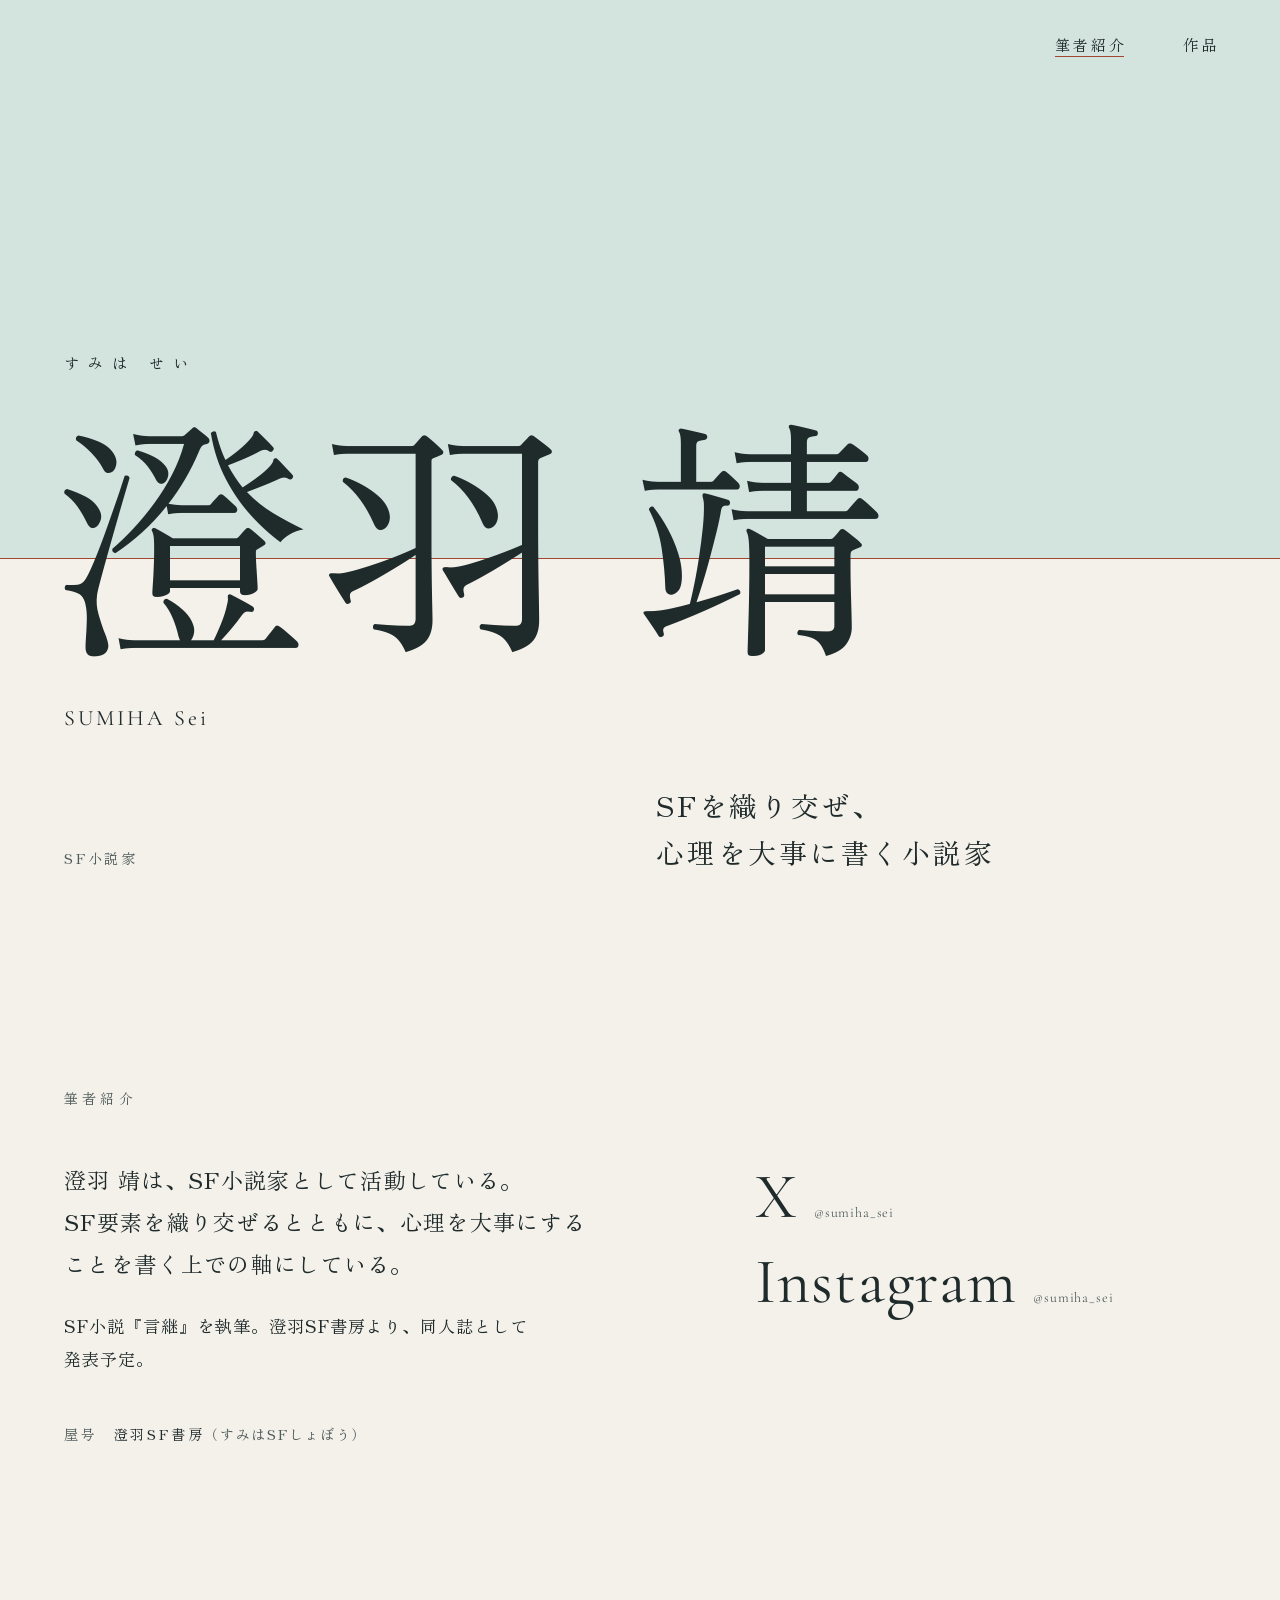
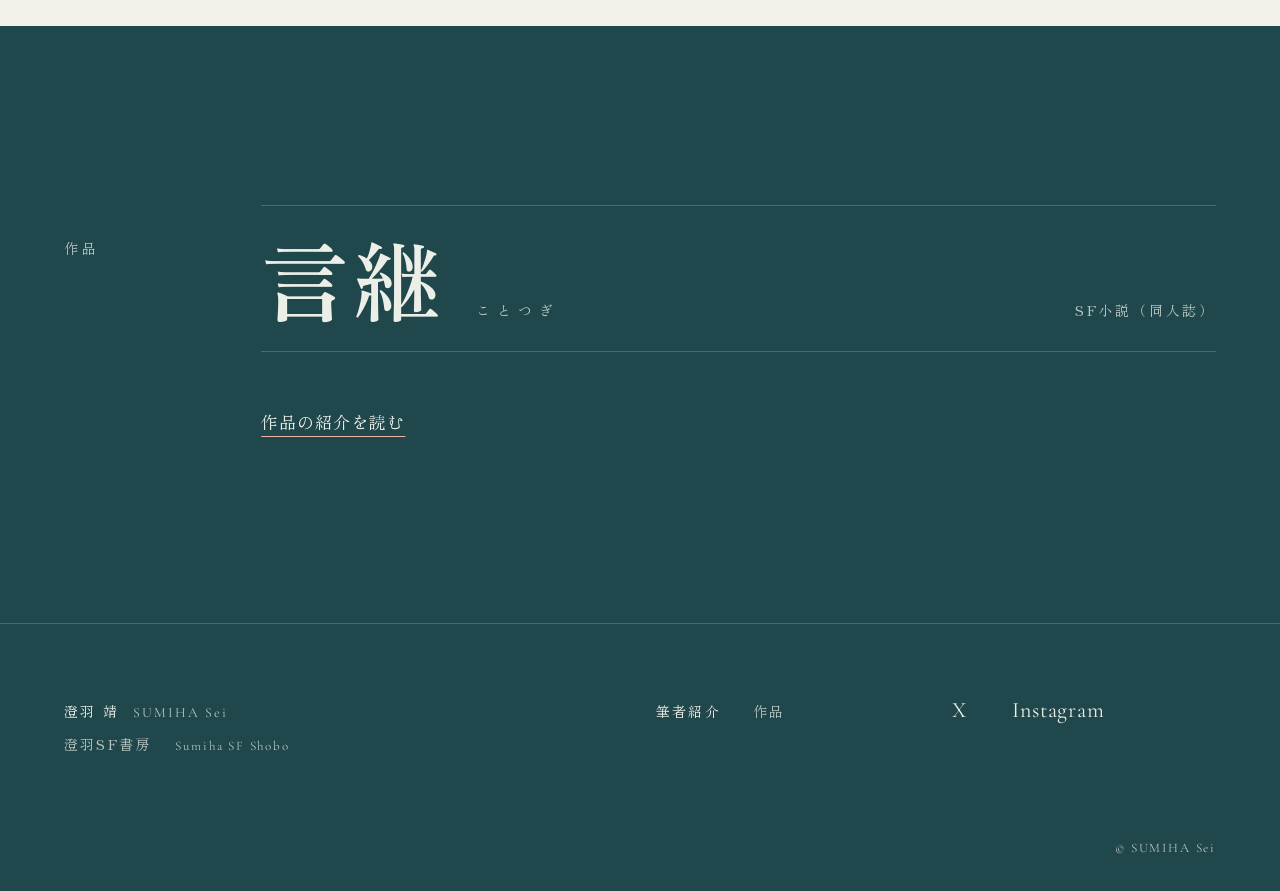
<file: index.html>
<!doctype html>
<html lang="ja">
<head>
<meta charset="utf-8">
<meta name="viewport" content="width=device-width, initial-scale=1">
<title>澄羽 靖（すみは せい）｜SF小説家</title>
<meta name="description" content="SF小説家・澄羽 靖（すみは せい）と、澄羽SF書房のサイト。SF小説『言継』の紹介と、X・Instagramへのリンク。">

<meta name="theme-color" content="#d3e3de">
<link rel="canonical" href="https://sumihasei.jp/">
<meta property="og:type" content="profile">
<meta property="og:title" content="澄羽 靖（すみは せい）｜SF小説家">
<meta property="og:description" content="SF小説家・澄羽 靖（すみは せい）と、澄羽SF書房のサイト。SF小説『言継』の紹介と、X・Instagramへのリンク。">
<meta property="og:url" content="https://sumihasei.jp/">
<meta property="og:site_name" content="澄羽 靖｜澄羽SF書房">
<meta property="og:image" content="https://sumihasei.jp/assets/og.png?v=c363a3dc">
<meta property="og:image:type" content="image/png">
<meta property="og:image:width" content="1200">
<meta property="og:image:height" content="630">
<meta property="og:image:alt" content="澄羽 靖（すみは せい）｜SFを織り交ぜ、心理を大事に書く小説家">
<meta property="og:locale" content="ja_JP">
<meta name="twitter:card" content="summary_large_image">
<meta name="twitter:title" content="澄羽 靖（すみは せい）｜SF小説家">
<meta name="twitter:description" content="SF小説家・澄羽 靖（すみは せい）と、澄羽SF書房のサイト。SF小説『言継』の紹介と、X・Instagramへのリンク。">
<meta name="twitter:image" content="https://sumihasei.jp/assets/og.png?v=c363a3dc">
<meta name="twitter:image:alt" content="澄羽 靖（すみは せい）｜SFを織り交ぜ、心理を大事に書く小説家">
<meta name="twitter:site" content="@sumiha_sei">
<meta name="twitter:creator" content="@sumiha_sei">
<link rel="icon" href="assets/favicon.svg?v=9b0ea6f9" type="image/svg+xml">
<link rel="preconnect" href="https://fonts.googleapis.com">
<link rel="preconnect" href="https://fonts.gstatic.com" crossorigin>
<link href="https://fonts.googleapis.com/css2?family=Cormorant+Garamond:ital,wght@0,400;1,400&family=Zen+Old+Mincho:wght@400;600&display=swap" rel="stylesheet">
<link rel="stylesheet" href="assets/css/tokens.css?v=615a6758">
<link rel="stylesheet" href="assets/css/main.css?v=5a6e40ea">
<script>document.documentElement.classList.add('js')</script>
<script type="module" src="assets/js/main.js?v=f81f66f9"></script>
<script type="application/ld+json">{"@context":"https://schema.org","@type":"Person","name":"澄羽 靖","alternateName":["すみは せい","SUMIHA Sei"],"jobTitle":"SF小説家","url":"https://sumihasei.jp/","sameAs":["https://x.com/sumiha_sei","https://www.instagram.com/sumiha_sei/"],"brand":{"@type":"Organization","name":"澄羽SF書房","alternateName":["Sumiha SF Shobo","すみはSFしょぼう"]}}</script>
</head>
<body class="page-index">

<a class="skip" href="#main">本文へ</a>
<header class="site-header">
  <div class="site-header__inner wrap">
    
    <nav class="gnav" aria-label="サイト内">
      <ul><li><a href="index.html" aria-current="page">筆者紹介</a></li><li><a href="works.html">作品</a></li></ul>
    </nav>
  </div>
</header>

<main id="main">
  
<section class="fv" aria-labelledby="name">
  <div class="fv__sky" aria-hidden="true"></div>
  <div class="fv__line" aria-hidden="true"></div>
  <div class="fv__namebox">
    <p class="fv__kana">すみは せい</p>
    <h1 class="fv__name" id="name">澄羽<span class="fv__sp"></span>靖</h1>
    <p class="fv__en" lang="en">SUMIHA Sei</p>
  </div>
  <div class="fv__lower wrap">
    <p class="fv__tag"><span class="fv__seg">SFを織り交ぜ、</span><span class="fv__seg">心理を大事に書く小説家</span></p>
    <div class="fv__foot">
      
      <p class="fv__role">SF小説家</p>
    </div>
  </div>
</section>
  
<section class="about wrap grid" aria-labelledby="about-h">
  <h2 class="label" id="about-h">筆者紹介</h2>
  <div class="about__bio reveal" style="--i:0">
    <p class="about__lead">澄羽 靖は、SF小説家として活動している。SF要素を織り交ぜるとともに、心理を大事にすることを書く上での軸にしている。</p>
    <p>SF小説『言継』を執筆。澄羽SF書房より、同人誌として発表予定。</p>
    <p class="about__imprint"><span class="about__imprint-label">屋号</span>澄羽SF書房<span class="about__imprint-kana">（すみはSFしょぼう）</span></p>
  </div>
  <ul class="about__links reveal" style="--i:1"><li><a href="https://x.com/sumiha_sei" target="_blank" rel="noopener noreferrer"><span class="about__name" lang="en">X</span><small lang="en">@sumiha_sei</small><span class="vh">（新しいタブで開きます）</span></a></li><li><a href="https://www.instagram.com/sumiha_sei/" target="_blank" rel="noopener noreferrer"><span class="about__name" lang="en">Instagram</span><small lang="en">@sumiha_sei</small><span class="vh">（新しいタブで開きます）</span></a></li></ul>
</section>
  
<section class="shore on-sea" aria-labelledby="shore-h">
  <div class="wrap grid shore__grid">
    <h2 class="label label--sea" id="shore-h">作品</h2>
    <ol class="shore__list">
      <li class="reveal" style="--i:0"><a href="works.html#work-01">
        <span class="shore__title">言継</span>
        <span class="shore__reading">ことつぎ</span>
        <span class="shore__kind">SF小説（同人誌）</span>
      </a></li>
    </ol>
    <p class="shore__more"><a href="works.html">作品の紹介を読む</a></p>
  </div>
</section>
</main>

<footer class="site-footer">
  <div class="wrap grid site-footer__grid">
    <div class="site-footer__name">
      <p><span class="site-footer__ja">澄羽 靖</span> <span lang="en">SUMIHA Sei</span></p>
      <p class="site-footer__imprint"><span class="site-footer__ja">澄羽SF書房</span><span class="site-footer__kana" lang="en">Sumiha SF Shobo</span></p>
    </div>
    <nav class="site-footer__nav" aria-label="フッター">
      <ul><li><a href="index.html" aria-current="page">筆者紹介</a></li><li><a href="works.html">作品</a></li></ul>
    </nav>
    <ul class="site-footer__links"><li><a href="https://x.com/sumiha_sei" target="_blank" rel="noopener noreferrer"><span lang="en">X</span><span class="vh">（新しいタブで開きます）</span></a></li><li><a href="https://www.instagram.com/sumiha_sei/" target="_blank" rel="noopener noreferrer"><span lang="en">Instagram</span><span class="vh">（新しいタブで開きます）</span></a></li></ul>
    <p class="site-footer__copy" lang="en">© SUMIHA Sei</p>
  </div>
</footer>
</body>
</html>
</file>
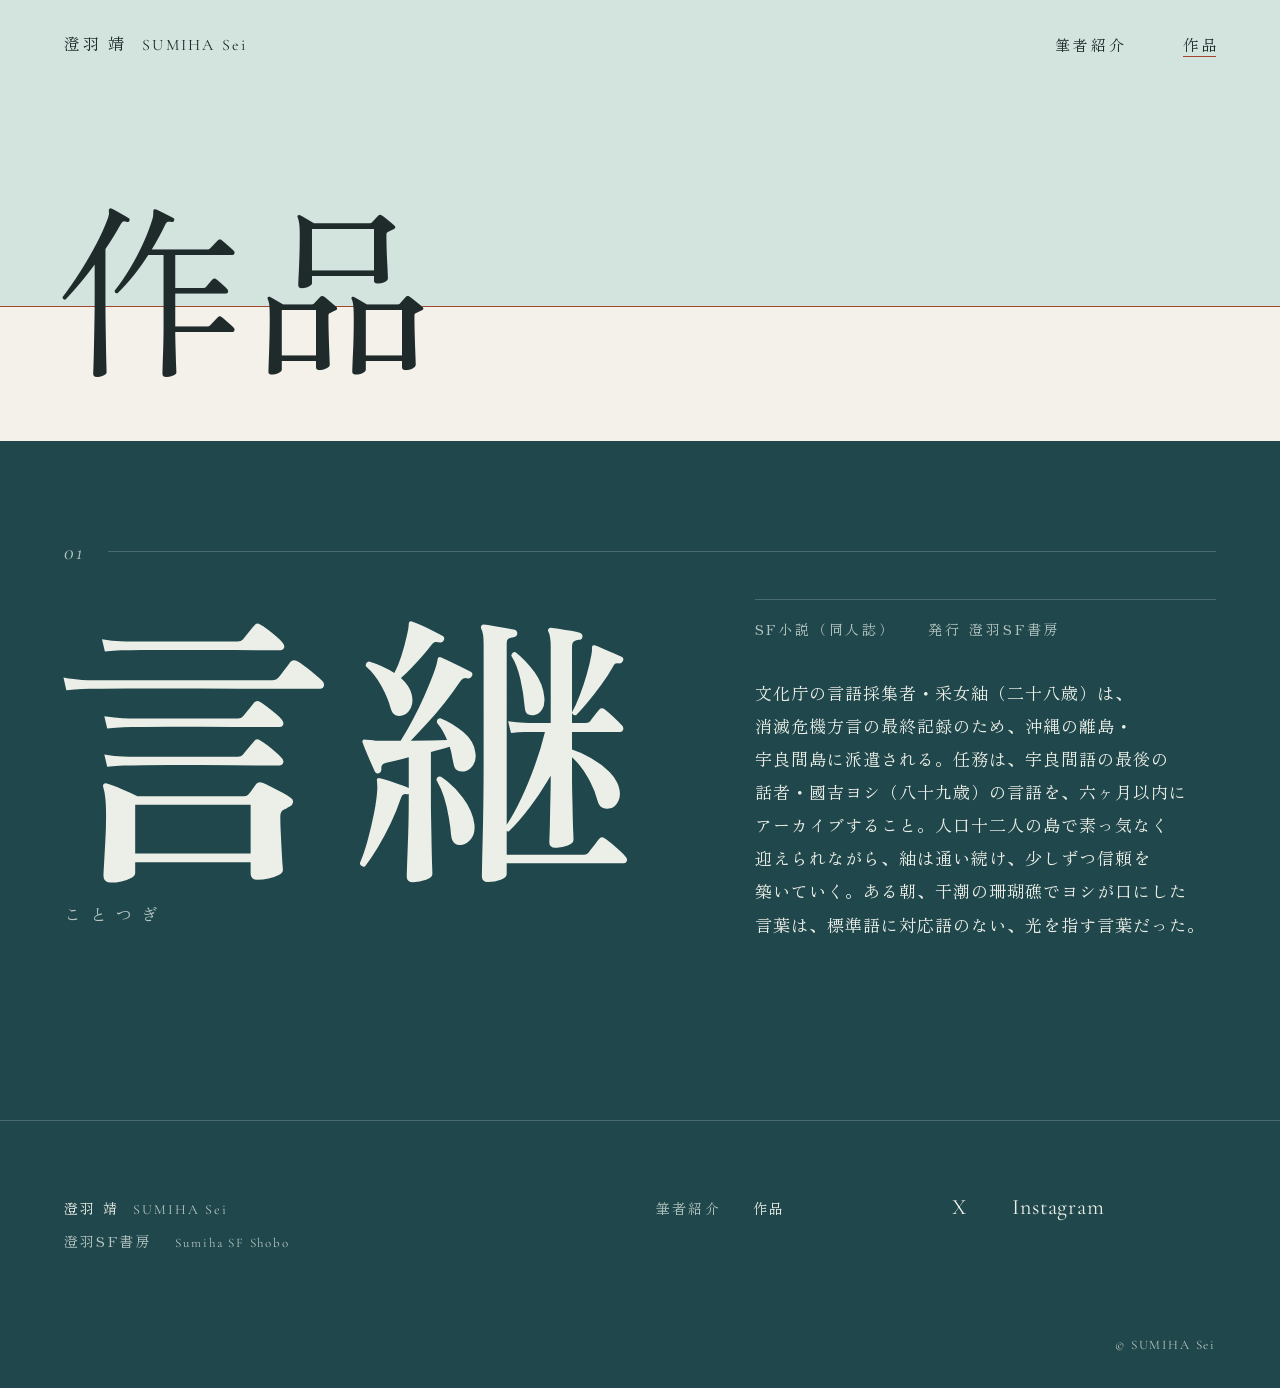
<file: works.html>
<!doctype html>
<html lang="ja">
<head>
<meta charset="utf-8">
<meta name="viewport" content="width=device-width, initial-scale=1">
<title>作品｜澄羽 靖（すみは せい）</title>
<meta name="description" content="澄羽 靖（すみは せい）の作品。『言継』。">

<meta name="theme-color" content="#d3e3de">
<link rel="canonical" href="https://sumihasei.jp/works.html">
<meta property="og:type" content="website">
<meta property="og:title" content="作品｜澄羽 靖（すみは せい）">
<meta property="og:description" content="澄羽 靖（すみは せい）の作品。『言継』。">
<meta property="og:url" content="https://sumihasei.jp/works.html">
<meta property="og:site_name" content="澄羽 靖｜澄羽SF書房">
<meta property="og:image" content="https://sumihasei.jp/assets/og.png?v=c363a3dc">
<meta property="og:image:type" content="image/png">
<meta property="og:image:width" content="1200">
<meta property="og:image:height" content="630">
<meta property="og:image:alt" content="澄羽 靖（すみは せい）｜SFを織り交ぜ、心理を大事に書く小説家">
<meta property="og:locale" content="ja_JP">
<meta name="twitter:card" content="summary_large_image">
<meta name="twitter:title" content="作品｜澄羽 靖（すみは せい）">
<meta name="twitter:description" content="澄羽 靖（すみは せい）の作品。『言継』。">
<meta name="twitter:image" content="https://sumihasei.jp/assets/og.png?v=c363a3dc">
<meta name="twitter:image:alt" content="澄羽 靖（すみは せい）｜SFを織り交ぜ、心理を大事に書く小説家">
<meta name="twitter:site" content="@sumiha_sei">
<meta name="twitter:creator" content="@sumiha_sei">
<link rel="icon" href="assets/favicon.svg?v=9b0ea6f9" type="image/svg+xml">
<link rel="preconnect" href="https://fonts.googleapis.com">
<link rel="preconnect" href="https://fonts.gstatic.com" crossorigin>
<link href="https://fonts.googleapis.com/css2?family=Cormorant+Garamond:ital,wght@0,400;1,400&family=Zen+Old+Mincho:wght@400;600&display=swap" rel="stylesheet">
<link rel="stylesheet" href="assets/css/tokens.css?v=615a6758">
<link rel="stylesheet" href="assets/css/main.css?v=5a6e40ea">
<script>document.documentElement.classList.add('js')</script>
<script type="module" src="assets/js/main.js?v=f81f66f9"></script>

</head>
<body class="page-works">

<a class="skip" href="#main">本文へ</a>
<header class="site-header">
  <div class="site-header__inner wrap">
    <a class="brand" href="index.html">
      <span class="brand__ja">澄羽 靖</span>
      <span class="brand__en" lang="en">SUMIHA Sei</span>
    </a>
    <nav class="gnav" aria-label="サイト内">
      <ul><li><a href="index.html">筆者紹介</a></li><li><a href="works.html" aria-current="page">作品</a></li></ul>
    </nav>
  </div>
</header>

<main id="main">
  <section class="ph ph--bare" aria-labelledby="ph-h">
    <div class="ph__sky" aria-hidden="true"></div>
    <div class="ph__line" aria-hidden="true"></div>
    <h1 class="ph__title" id="ph-h">作品</h1>
    <div class="ph__sand wrap grid">
      
    </div>
  </section>
  <section class="works on-sea" aria-label="作品一覧">
    <ol class="works__list wrap">
    <li class="work" id="work-01" data-len="2" data-size="xl">
      <article class="work__grid grid" aria-labelledby="work-01-t">
        <p class="work__no" lang="en">01</p>
        
        <div class="work__head">
          <h2 class="work__title" id="work-01-t">言継</h2>
          <p class="work__reading">ことつぎ</p>
        </div>
        <div class="work__body">
          <p class="work__meta"><span>SF小説（同人誌）</span><span class="work__pub"><span class="work__pub-label">発行</span>澄羽SF書房</span></p>
          <div class="work__desc"><p>文化庁の言語採集者・采女紬<span class="nw">（二十八歳）は、</span>消滅危機方言の最終記録のため、沖縄の離島・宇良間島に派遣される。任務は、宇良間語の最後の話者・國吉ヨシ<span class="nw">（八十九歳）の</span>言語を、六ヶ月以内にアーカイブすること。人口十二人の島で素っ気なく迎えられながら、紬は通い続け、少しずつ信頼を築いていく。ある朝、干潮の珊瑚礁でヨシが口にした言葉は、標準語に対応語のない、光を指す言葉だった。</p></div>
          
        </div>
      </article>
    </li></ol>
  </section>
</main>

<footer class="site-footer">
  <div class="wrap grid site-footer__grid">
    <div class="site-footer__name">
      <p><span class="site-footer__ja">澄羽 靖</span> <span lang="en">SUMIHA Sei</span></p>
      <p class="site-footer__imprint"><span class="site-footer__ja">澄羽SF書房</span><span class="site-footer__kana" lang="en">Sumiha SF Shobo</span></p>
    </div>
    <nav class="site-footer__nav" aria-label="フッター">
      <ul><li><a href="index.html">筆者紹介</a></li><li><a href="works.html" aria-current="page">作品</a></li></ul>
    </nav>
    <ul class="site-footer__links"><li><a href="https://x.com/sumiha_sei" target="_blank" rel="noopener noreferrer"><span lang="en">X</span><span class="vh">（新しいタブで開きます）</span></a></li><li><a href="https://www.instagram.com/sumiha_sei/" target="_blank" rel="noopener noreferrer"><span lang="en">Instagram</span><span class="vh">（新しいタブで開きます）</span></a></li></ul>
    <p class="site-footer__copy" lang="en">© SUMIHA Sei</p>
  </div>
</footer>
</body>
</html>
</file>
<file: assets/css/tokens.css>
/* デザイントークン。design/direction.md の値をそのまま。以降の CSS はここを参照する。 */
:root {
  color-scheme: light;

  /* ---- 色 ---- */
  --color-sky:            #d3e3de; /* 空。各ページ冒頭の帯 */
  --color-bg:             #f4f1ea; /* 白砂。筆者紹介と404の地 */
  --color-sea:            #20474b; /* 潮。作品の面とフッター */
  --color-ink:            #1f2a2b; /* 墨。本文・名前 */
  --color-muted:          #4f5b5b; /* 鼠。ラベル・補足 */
  --color-line:           #9fb3ae; /* 罫（白砂の上） */
  --color-accent:         #a2472f; /* 珊瑚。水平線1本・現在ページの下線・リンクの下線と hover だけ */
  --color-on-sea:         #ecefe8; /* 潮の上の文字 */
  --color-on-sea-muted:   #b5c6c2; /* 潮の上のラベル・読み */
  --color-line-on-sea:    #4a6b6d; /* 潮の上の罫 */
  --color-accent-on-sea:  #f0b39f; /* 潮の上の珊瑚（下線・hover・focus） */

  /* ---- 書体 ---- */
  --font-ja: "Zen Old Mincho", serif;
  --font-en: "Cormorant Garamond", "Zen Old Mincho", serif;

  /* ---- 文字サイズ（比率はおよそ 1.333。これ以外のサイズを増やさない） ---- */
  --fs-xs:        0.8125rem;                                  /* 13px フッターの小さい字 */
  --fs-sm:        0.875rem;                                   /* 14px ラベル・種類・ハンドル */
  --fs-nav:       0.9375rem;                                  /* 15px ナビ・ルビ（かな） */
  --fs-base:      clamp(1rem, 0.97rem + 0.15vw, 1.0625rem);   /* 16→17px 本文 */
  --fs-lead:      clamp(1.125rem, 1.02rem + 0.45vw, 1.375rem);/* 18→22px 紹介文の1段落目・欧文名 */
  --fs-tag:       clamp(1.25rem, 1.05rem + 0.85vw, 1.875rem); /* 20→30px 一言（tagline） */
  --fs-link:      clamp(2.25rem, 1.6rem + 3vw, 4rem);         /* 36→64px 外部リンク（欧文） */
  --fs-display-m: clamp(2.5rem, 1.5rem + 5vw, 6rem);          /* 44→96px トップの作品名・長い作品名 */
  --fs-display-l: clamp(4rem, 2rem + 12vw, 12rem);            /* 79→192px 作品ページの「作品」 */
  --fs-title-l:   clamp(3rem, 0.5rem + 10vw, 10rem);          /* 作品名 4〜6字 */
  --fs-title-xl:  clamp(5rem, 26vw, 18rem);                   /* 作品名 1〜3字（「言継」） */
  --fs-name:      clamp(5.25rem, 27vw, 16rem);                /* 105→256px ファーストビューの名前 */

  /* ---- 行間・字間 ---- */
  --lh-body: 1.95;
  --lh-lead: 1.9;
  --lh-tag: 1.7;
  --lh-tight: 1;
  --ls-body: 0.06em;
  --ls-tag: 0.1em;
  --ls-label: 0.3em;
  --ls-nav: 0.2em;
  --ls-kana: 0.6em;
  --ls-reading: 0.5em;
  --ls-en: 0.14em;   /* SUMIHA Sei など欧文の小さい組み */

  /* ---- 余白（8px 基準） ---- */
  --space-1: 0.5rem;
  --space-2: 1rem;
  --space-3: 1.5rem;
  --space-4: 2rem;
  --space-5: 3rem;
  --space-6: 4rem;
  --space-7: 6rem;
  --space-8: 8rem;
  --space-9: 12rem;
  --section: clamp(6rem, 14vw, 12rem);
  --gutter: clamp(1.25rem, 5vw, 6rem);     /* 390→20px / 768→38px / 1440→72px */

  /* ---- グリッド ---- */
  --cols: 4;  --gap: 1rem;                 /* 〜767px */
  --max: 1680px;                           /* 中身の最大幅（色面は常に画面幅いっぱい） */

  /* ---- 水平線の高さ ---- */
  --horizon: max(58svh, 22rem);            /* index のファーストビュー */
  --horizon-page: clamp(13rem, 34svh, 20rem); /* works / 404 の帯 */

  /* ---- ヘッダー ---- */
  --header-h: 4rem;                        /* 64px */

  /* ---- 罫 ---- */
  --rule: 1px;

  /* ---- 動き ---- */
  --ease: cubic-bezier(.2, .7, .1, 1);
  --dur-1: 300ms;   /* 色 */
  --dur-2: 500ms;   /* 下線 */
  --dur-3: 700ms;   /* スクロール出現 */
  --dur-4: 900ms;   /* 水平線・フェード */
  --dur-5: 1200ms;  /* 空 */
}
@media (min-width: 768px) {
  :root { --cols: 8; --gap: 1.5rem; --header-h: 4.5rem; }
}
@media (min-width: 1080px) {
  :root { --cols: 12; --gap: 2rem; --header-h: 5.5rem; --horizon: max(62svh, 30rem); }
}
</file>
<file: assets/css/main.css>
/* 澄羽 靖 — 潮と光。値はすべて tokens.css を参照する（design/direction.md が正）。
   順：base → layout → components → motion → utilities。スマホから書いて min-width で広げる。 */
@layer base, layout, components, motion, utilities;

/* ================================================================ base */
@layer base {
  *, *::before, *::after { box-sizing: border-box; }
  * { margin: 0; padding: 0; }
  html { background: var(--color-bg); -webkit-text-size-adjust: 100%; text-size-adjust: 100%; }
  body {
    position: relative;
    font-family: var(--font-ja);
    font-size: var(--fs-base);
    line-height: var(--lh-body);
    letter-spacing: var(--ls-body);
    color: var(--color-ink);
    background: var(--color-bg);
    -webkit-font-smoothing: antialiased;
    overflow-x: clip;
  }
  ul, ol { list-style: none; }
  a { color: inherit; }
  img { display: block; max-width: 100%; height: auto; }
  small { font-size: inherit; }
  p { text-wrap: pretty; line-break: strict; }
  h1, h2, h3 {
    font-size: inherit;
    font-weight: 400;
    font-feature-settings: "palt";
    word-break: auto-phrase;
    text-wrap: balance;
  }
  [lang="en"] { font-family: var(--font-en); }

  :focus-visible {
    outline: var(--rule) solid var(--focus, var(--color-accent));
    outline-offset: 6px;
  }
  ::selection { background: var(--color-sky); color: var(--color-ink); }
  .on-sea, .site-footer { --focus: var(--color-accent-on-sea); }
  .on-sea ::selection, .site-footer ::selection { background: var(--color-accent-on-sea); color: var(--color-sea); }
}

/* ================================================================ layout */
@layer layout {
  .wrap { max-width: var(--max); margin-inline: auto; padding-inline: var(--gutter); }
  .grid {
    display: grid;
    grid-template-columns: repeat(var(--cols), minmax(0, 1fr));
    column-gap: var(--gap);
  }
  .grid > * { grid-column: 1 / -1; min-width: 0; }
}

/* ================================================================ components */
@layer components {

  /* ---------- 共通：リンクの下線（左から伸びる） ---------- */
  .gnav a,
  .about__name,
  .site-footer__links a span[lang],
  .site-footer__nav a,
  .shore__title,
  .ph__t {
    background-image: linear-gradient(var(--line-c, var(--color-accent)), var(--line-c, var(--color-accent)));
    background-repeat: no-repeat;
    background-position: left bottom;
    background-size: 0 var(--rule);
    transition: background-size var(--dur-2) var(--ease), color var(--dur-1) var(--ease);
  }

  /* 常時下線のリンク（作品の紹介を読む／作品のページ／404 の戻り先） */
  .shore__more a,
  .work__url a,
  .more-link {
    text-decoration: underline var(--rule) var(--more-c, var(--color-accent));
    text-decoration-thickness: var(--rule);
    text-underline-offset: 0.4em;
    transition: color var(--dur-1) var(--ease);
    display: inline-flex;
    align-items: center;
    min-height: 44px;
  }
  .shore__more a:hover, .work__url a:hover,
  .shore__more a:focus-visible, .work__url a:focus-visible { color: var(--color-accent-on-sea); }
  .more-link:hover, .more-link:focus-visible { color: var(--color-accent); }

  /* ---------- スキップリンク ---------- */
  .skip {
    position: absolute;
    z-index: 20;
    top: var(--space-1);
    left: var(--gutter);
    padding: var(--space-1) var(--space-2);
    font-size: var(--fs-sm);
    line-height: 1.6;
    color: var(--color-ink);
    background: var(--color-bg);
    border: var(--rule) solid var(--color-ink);
    text-decoration: none;
    transform: translateY(calc(-100% - var(--space-4)));
  }
  .skip:focus { transform: none; }

  /* ---------- ヘッダー ---------- */
  .site-header {
    position: absolute;
    inset: 0 0 auto 0;
    z-index: 10;
    height: var(--header-h);
    color: var(--color-ink);
  }
  .site-header__inner { height: 100%; display: flex; align-items: center; }

  .brand {
    display: inline-flex;
    align-items: baseline;
    padding-block: var(--space-1);
    min-height: 44px;
    align-content: center;
    line-height: 1.75;
    text-decoration: none;
  }
  .brand__ja {
    font-size: 1rem;
    letter-spacing: 0.16em;
    font-feature-settings: "palt";
    transition: color var(--dur-1) var(--ease);
  }
  .brand__en {
    display: none;
    margin-inline-start: var(--space-2);
    font-size: 1rem;
    letter-spacing: var(--ls-en);
    color: var(--color-ink);
  }
  .brand:hover .brand__ja, .brand:focus-visible .brand__ja { color: var(--color-accent); }

  .gnav { margin-inline-start: auto; }
  .gnav ul {
    display: flex;
    gap: var(--space-3);
    /* 字間の最後の 0.2em と a の左右の 0.25rem を戻して、字面の右端を gutter にそろえる */
    margin-inline-end: calc(-1 * var(--ls-nav) - 0.25rem);
  }
  .gnav a {
    display: inline-flex;
    align-items: center;
    min-height: 44px;
    padding-inline: 0.25rem;
    font-size: var(--fs-nav);
    letter-spacing: var(--ls-nav);
    line-height: var(--lh-tight);
    font-feature-settings: "palt";
    text-decoration: none;
    background-origin: content-box;
    background-clip: content-box;
    background-position: left calc(50% + 0.85em);
  }
  .gnav a[aria-current="page"],
  .gnav a:hover,
  .gnav a:focus-visible { background-size: calc(100% - var(--ls-nav)) var(--rule); }

  /* ---------- ラベル ---------- */
  .label {
    font-size: var(--fs-sm);
    letter-spacing: var(--ls-label);
    line-height: var(--lh-tag);
    color: var(--color-muted);
    margin-bottom: var(--space-5);
  }
  .label--sea { color: var(--color-on-sea-muted); }

  /* ================================================ ① ファーストビュー */
  .fv {
    --en-gap: var(--space-3);   /* 名前の字面の下端 → 欧文名 */
    --lower-gap: var(--space-6); /* 欧文名 → 一言 */
    position: relative;
    min-height: 100svh;
    display: grid;
    grid-template-rows: var(--horizon) auto;
    background: var(--color-bg);
  }
  .fv__sky { grid-row: 1; background: var(--color-sky); transform-origin: top; }
  .fv__line {
    position: absolute;
    inset-inline: 0;
    top: var(--horizon);
    height: var(--rule);
    background: var(--color-accent);
    transform-origin: left;
  }
  .fv__namebox {
    position: absolute;
    inset-inline: 0;
    /* かな（1.5rem）＋間（1.5rem）＋名前の上 62% ぶん、水平線より上に出す */
    top: calc(var(--horizon) - var(--fs-name) * .62 - var(--space-5));
    padding-inline: var(--gutter);
    max-width: var(--max);
    margin-inline: auto;
  }
  .fv__kana {
    font-size: var(--fs-nav);
    line-height: 1.6;
    letter-spacing: var(--ls-kana);
    margin-bottom: var(--space-3);
    font-feature-settings: "palt";
  }
  .fv__name {
    font-size: var(--fs-name);
    line-height: var(--lh-tight);
    letter-spacing: 0.02em;
    font-feature-settings: "palt";
    white-space: nowrap;
    text-wrap: nowrap;
    margin-inline-start: -0.04em;
  }
  .fv__sp { display: inline-block; width: .22em; }
  .fv__en {
    margin-top: var(--en-gap);
    font-size: var(--fs-lead);
    line-height: 1.4;
    letter-spacing: var(--ls-en);
  }
  .fv__lower {
    grid-row: 2;
    width: 100%;
    display: grid;
    grid-template-columns: repeat(var(--cols), minmax(0, 1fr));
    column-gap: var(--gap);
    grid-template-rows: auto auto;
    align-content: space-between;
    row-gap: var(--space-6);
    /* 名前の下にはみ出した分＋欧文名（上の間を含む）＋4rem */
    padding-top: calc(var(--fs-name) * .38 + var(--en-gap) + var(--fs-lead) * 1.4 + var(--lower-gap));
    padding-bottom: var(--space-4);
  }
  .fv__lower > * { grid-column: 1 / -1; }
  .fv__tag {
    grid-row: 1;
    font-size: var(--fs-tag);
    line-height: var(--lh-tag);
    letter-spacing: var(--ls-tag);
    font-feature-settings: "palt";
    word-break: auto-phrase;
    text-wrap: balance;
    max-width: 14em;
  }
  .fv__seg { display: inline-block; }
  .fv__foot {
    grid-row: 2;
    display: flex;
    align-items: flex-end;
    gap: var(--space-3);
  }
  .fv__role {
    font-size: var(--fs-sm);
    letter-spacing: 0.2em;
    line-height: var(--lh-tag);
    color: var(--color-muted);
  }
  .fv__icon { width: 72px; height: 72px; object-fit: contain; }
  .fv__icon--pixel { image-rendering: pixelated; }

  /* ================================================ ② 紹介とリンク */
  .about { padding-block: var(--section); }
  .about__bio > * + * { margin-top: var(--space-3); }
  /* 本文も文節で改行する。pretty は文節の途中で折り返すことがあるので wrap に戻す */
  .about__bio p { max-width: 30em; word-break: auto-phrase; text-wrap: wrap; }
  .about__bio .about__lead {
    max-width: 24em;
    font-size: var(--fs-lead);
    line-height: var(--lh-lead);
    letter-spacing: 0.06em;
  }
  /* 奥付風の一行（屋号） */
  .about__bio .about__imprint {
    margin-top: var(--space-5);
    font-size: var(--fs-sm);
    letter-spacing: 0.2em;
    line-height: var(--lh-tag);
    color: var(--color-ink);
  }
  .about__imprint-label { margin-inline-end: var(--space-2); color: var(--color-muted); }
  .about__imprint-kana { color: var(--color-muted); letter-spacing: 0.12em; }
  .about__bio + .about__links { margin-top: var(--space-7); }
  .about__links li + li { margin-top: var(--space-1); }
  .about__links a {
    display: inline-flex;
    align-items: baseline;
    min-height: 48px;
    text-decoration: none;
    color: var(--color-ink);
    transition: color var(--dur-1) var(--ease);
  }
  .about__name {
    font-size: var(--fs-link);
    line-height: 1.2;
    letter-spacing: 0.02em;
  }
  .about__links small {
    margin-inline-start: var(--space-2);
    font-size: var(--fs-sm);
    letter-spacing: 0.06em;
    color: var(--color-muted);
  }
  .about__links a:hover, .about__links a:focus-visible { color: var(--color-accent); }
  .about__links a:hover .about__name,
  .about__links a:focus-visible .about__name { background-size: 100% var(--rule); }

  /* ================================================ ③ 作品帯（潮） */
  .shore {
    --line-c: var(--color-accent-on-sea);
    --more-c: var(--color-accent-on-sea);
    background: var(--color-sea);
    color: var(--color-on-sea);
    padding-block: var(--section);
  }
  .shore__list li { border-top: var(--rule) solid var(--color-line-on-sea); }
  .shore__list li:last-child { border-bottom: var(--rule) solid var(--color-line-on-sea); }
  .shore__list a {
    display: grid;
    row-gap: var(--space-1);
    padding-block: var(--space-4);
    color: inherit;
    text-decoration: none;
  }
  .shore__title {
    justify-self: start;
    font-weight: 600;
    font-size: var(--fs-display-m);
    line-height: 1.1;
    letter-spacing: 0.04em;
    font-feature-settings: "palt";
  }
  .shore__list a:hover .shore__title,
  .shore__list a:focus-visible .shore__title { background-size: 100% var(--rule); }
  .shore__reading {
    font-size: var(--fs-sm);
    letter-spacing: var(--ls-reading);
    color: var(--color-on-sea-muted);
  }
  .shore__kind {
    font-size: var(--fs-sm);
    letter-spacing: 0.2em;
    color: var(--color-on-sea-muted);
  }
  .shore__kind [lang="en"] { letter-spacing: 0.08em; }
  .shore__more {
    margin-top: var(--space-5);
    font-size: var(--fs-base);
    color: var(--color-on-sea);
  }

  /* ================================================ works / 404 の帯 */
  .ph {
    position: relative;
    display: grid;
    grid-template-rows: var(--horizon-page) auto;
    background: var(--color-bg);
  }
  .ph--404 { --horizon-page: clamp(16rem, 46svh, 26rem); }
  .ph__sky { grid-row: 1; background: var(--color-sky); transform-origin: top; }
  .ph__line {
    position: absolute;
    inset-inline: 0;
    top: var(--horizon-page);
    height: var(--rule);
    background: var(--color-accent);
    transform-origin: left;
  }
  .ph__title, .ph__num {
    position: absolute;
    left: max(var(--gutter), (100% - var(--max)) / 2 + var(--gutter));
    line-height: 1;
    white-space: nowrap;
  }
  .ph__title {
    top: calc(var(--horizon-page) - var(--fs-display-l) * .62);
    font-size: var(--fs-display-l);
    letter-spacing: 0.04em;
    margin-inline-start: -0.04em;
  }
  .ph__num {
    top: calc(var(--horizon-page) - var(--fs-name) * .62);
    font-size: var(--fs-name);
    letter-spacing: 0.02em;
    font-variant-numeric: lining-nums;
    margin-inline-start: -0.015em;
  }
  .ph__sand {
    grid-row: 2;
    width: 100%;
    padding-top: calc(var(--fs-display-l) * .38 + var(--space-6));
    padding-bottom: var(--space-6);
  }
  /* 目次を出さない（1作）ときは白砂の帯を余白だけにしない */
  .ph--bare .ph__sand { padding-bottom: 0; }
  .ph--bare + .works { padding-top: var(--space-7); }
  .ph--404 .ph__sand {
    padding-top: calc(var(--fs-name) * .38 + var(--space-6));
    padding-bottom: var(--section);
  }

  /* 1px の線と、線をまたぐ字を整数の位置に置く（小数位置でのにじみを防ぐ） */
  @supports (top: round(1.5px, 1px)) {
    .fv { grid-template-rows: round(var(--horizon), 1px) auto; }
    .ph { grid-template-rows: round(var(--horizon-page), 1px) auto; }
    .fv__line { top: round(var(--horizon), 1px); }
    .fv__namebox { top: calc(round(var(--horizon), 1px) - var(--fs-name) * .62 - var(--space-5)); }
    .ph__line { top: round(var(--horizon-page), 1px); }
    .ph__title { top: calc(round(var(--horizon-page), 1px) - var(--fs-display-l) * .62); }
    .ph__num { top: calc(round(var(--horizon-page), 1px) - var(--fs-name) * .62); }
  }

  /* 作品の目次（2作以上のとき） */
  .ph__index a {
    display: flex;
    align-items: baseline;
    gap: var(--space-3);
    min-height: 44px;
    align-content: center;
    padding-block: var(--space-1);
    text-decoration: none;
  }
  .ph__no {
    font-style: italic;
    font-size: var(--fs-sm);
    letter-spacing: 0.08em;
    color: var(--color-muted);
  }
  .ph__t { font-feature-settings: "palt"; }
  .ph__index a:hover .ph__t, .ph__index a:focus-visible .ph__t { background-size: 100% var(--rule); }

  /* 404 の本文 */
  .nf__title {
    font-size: var(--fs-tag);
    line-height: var(--lh-tag);
    letter-spacing: var(--ls-tag);
  }
  .nf__text { margin-top: var(--space-2); max-width: 34em; word-break: auto-phrase; text-wrap: wrap; }
  .nf__links {
    margin-top: var(--space-5);
    display: flex;
    flex-wrap: wrap;
    gap: var(--space-4);
  }
  .nf__links a { display: inline-flex; align-items: center; min-height: 44px; }

  /* ================================================ 作品の面（潮） */
  .works {
    --line-c: var(--color-accent-on-sea);
    --more-c: var(--color-accent-on-sea);
    background: var(--color-sea);
    color: var(--color-on-sea);
    padding-block: var(--section);
  }
  .work + .work {
    margin-top: var(--section);
    padding-top: var(--space-5);
    border-top: var(--rule) solid var(--color-line-on-sea);
  }
  .work__no {
    display: flex;
    align-items: center;
    gap: var(--space-3);
    margin-bottom: var(--space-4);
    font-style: italic;
    font-size: var(--fs-lead);
    line-height: 1.4;
    letter-spacing: 0.08em;
    color: var(--color-on-sea-muted);
  }
  .work__no::after {
    content: "";
    flex: 1;
    height: var(--rule);
    background: var(--color-line-on-sea);
  }
  .work__img { width: 100%; margin-bottom: var(--space-5); }
  .work__title {
    font-weight: 600;
    line-height: .95;
    letter-spacing: 0.04em;
    margin-inline-start: -0.05em;
    font-size: var(--fs-display-m);
  }
  .work[data-size="xl"] .work__title { font-size: var(--fs-title-xl); white-space: nowrap; }
  .work[data-size="l"] .work__title { font-size: var(--fs-title-l); }
  .work__reading {
    margin-top: var(--space-3);
    font-size: var(--fs-base);
    letter-spacing: var(--ls-reading);
    color: var(--color-on-sea-muted);
  }
  .work__body { margin-top: var(--space-6); }
  .work__meta {
    display: flex;
    flex-wrap: wrap;
    column-gap: var(--space-4);
    padding-top: var(--space-2);
    border-top: var(--rule) solid var(--color-line-on-sea);
    font-size: var(--fs-sm);
    letter-spacing: 0.2em;
    color: var(--color-on-sea-muted);
  }
  .work__year { letter-spacing: 0.08em; }
  .work__pub-label { margin-inline-end: var(--space-1); }
  .work__desc {
    margin-top: var(--space-4);
    max-width: 34em;
    line-height: var(--lh-body);
    letter-spacing: var(--ls-body);
  }
  .work__desc p { word-break: auto-phrase; text-wrap: wrap; }
  .work__desc .nw { white-space: nowrap; }
  .work__desc > * + * { margin-top: var(--space-3); }
  .work__url { margin-top: var(--space-5); }

  /* ================================================ フッター（潮） */
  .site-footer {
    --line-c: var(--color-accent-on-sea);
    background: var(--color-sea);
    color: var(--color-on-sea-muted);
    border-top: var(--rule) solid var(--color-line-on-sea);
    padding-top: var(--space-6);
    padding-bottom: var(--space-4);
    font-size: var(--fs-sm);
    letter-spacing: 0.16em;
    line-height: var(--lh-tag);
  }
  .site-footer--plain { border-top: 0; }
  .site-footer__grid { row-gap: var(--space-4); align-items: baseline; }
  .site-footer__ja { color: var(--color-on-sea); font-feature-settings: "palt"; }
  .site-footer__name [lang="en"] { margin-inline-start: var(--space-1); letter-spacing: var(--ls-en); }
  /* 屋号（奥付の1行）。かなは字間を広げた小さな字 */
  .site-footer__imprint { display: flex; flex-wrap: wrap; align-items: baseline; column-gap: var(--space-2); margin-top: var(--space-1); }
  .site-footer__imprint .site-footer__ja { color: var(--color-on-sea-muted); }
  .site-footer__kana { font-size: var(--fs-xs); letter-spacing: var(--ls-reading); color: var(--color-on-sea-muted); }
  .site-footer__nav ul { display: flex; flex-wrap: wrap; column-gap: var(--space-4); }
  .site-footer__nav a,
  .site-footer__links a {
    display: inline-flex;
    align-items: center;
    min-height: 44px;
    min-width: 44px;
    text-decoration: none;
    transition: color var(--dur-1) var(--ease);
  }
  .site-footer__nav a { background-position: left calc(50% + 0.85em); }
  .site-footer__nav a[aria-current="page"] { color: var(--color-on-sea); }
  .site-footer__nav a:hover, .site-footer__nav a:focus-visible { background-size: calc(100% - 0.16em) var(--rule); color: var(--color-on-sea); }
  .site-footer__links { display: flex; flex-wrap: wrap; column-gap: var(--space-2); }
  .site-footer__links a { font-size: var(--fs-lead); letter-spacing: 0.04em; color: var(--color-on-sea); }
  .site-footer__links a span[lang] { line-height: 1.2; }
  .site-footer__links a:hover span[lang],
  .site-footer__links a:focus-visible span[lang] { background-size: 100% var(--rule); }
  .site-footer__links a:hover, .site-footer__links a:focus-visible { color: var(--color-accent-on-sea); }
  .site-footer__copy { font-size: var(--fs-xs); letter-spacing: var(--ls-en); }

  /* ------------------------------------------------ 〜767px */
  @media (max-width: 767px) {
    .shore__title { font-size: var(--fs-display-l); }
  }

  /* ------------------------------------------------ 768px〜 */
  @media (min-width: 768px) {
    .brand__en { display: inline; }

    .fv { --en-gap: var(--space-4); }

    .fv__tag { grid-column: 4 / -1; }
    .fv__foot { grid-column: 1 / 4; }
    .fv__icon { width: 96px; height: 96px; }

    .about__bio, .about .label { grid-column: 1 / 8; }
    .about__links { grid-column: 3 / -1; }

    .shore__list a {
      grid-template-columns: auto 1fr;
      grid-template-rows: auto auto;
      column-gap: var(--space-4);
      align-content: end;
    }
    .shore__title { grid-row: 1 / 3; align-self: end; }
    .shore__reading { grid-column: 2; grid-row: 1; align-self: end; }
    .shore__kind { grid-column: 2; grid-row: 2; align-self: end; padding-bottom: 0.2em; }
    .shore__list a:not(:has(.shore__kind)) .shore__reading,
    .shore__list a:not(:has(.shore__reading)) .shore__kind { grid-row: 1 / 3; }

    .ph__index, .nf { grid-column: 4 / -1; }

    .work__body { grid-column: 3 / -1; }

    .site-footer__name { grid-column: 1 / 4; }
    .site-footer__nav { grid-column: 4 / 6; }
    .site-footer__links { grid-column: 7 / -1; }
    .site-footer__copy { grid-column: 1 / -1; justify-self: end; margin-top: var(--space-5); }
  }

  /* ------------------------------------------------ 1080px〜 */
  @media (min-width: 1080px) {
    .gnav ul { gap: var(--space-5); }

    .fv { --en-gap: var(--space-5); --lower-gap: var(--space-5); }
    /* 肩書きは一言と同じ行に置き、一言の最終行のベースラインにそろえる */
    .fv__lower { grid-template-rows: auto; align-items: last baseline; }
    .fv__tag { grid-column: 7 / -1; grid-row: 1; align-self: last baseline; }
    .fv__foot { grid-column: 1 / 7; grid-row: 1; align-self: last baseline; }
    .fv__icon { width: 120px; height: 120px; }

    .about .label { grid-column: 1 / -1; }
    .about__bio { grid-column: 1 / 7; grid-row: 2; }
    .about__links { grid-column: 8 / -1; grid-row: 2; }
    .about__bio + .about__links { margin-top: 0; }
    .about--single .about__bio, .about--single .about__links { grid-column: 1 / 8; }

    .shore .label { grid-column: 1 / 3; grid-row: 1; margin-bottom: 0; padding-top: var(--space-4); }
    .shore__list { grid-column: 3 / -1; grid-row: 1; }
    .shore__more { grid-column: 3 / -1; }
    .shore__list a {
      grid-template-columns: auto auto 1fr;
      grid-template-rows: auto;
      align-items: baseline;
      align-content: normal;
    }
    .shore__title, .shore__reading, .shore__kind { grid-row: 1; align-self: baseline; }
    .shore__reading { grid-column: 2; }
    .shore__kind { grid-column: 3; justify-self: end; padding-bottom: 0; }
    .shore__list a { padding-block: var(--space-3); }
    .shore__list a:not(:has(.shore__kind)) .shore__reading,
    .shore__list a:not(:has(.shore__reading)) .shore__kind { grid-row: 1; }

    .ph__index, .nf { grid-column: 7 / -1; }

    /* 1〜3字：題と読み 1〜7列、本文 8〜12列（下端をそろえる） */
    .work[data-size="xl"] .work__head { grid-column: 1 / 8; grid-row: 3; }
    .work[data-size="xl"] .work__body { grid-column: 8 / -1; grid-row: 3; align-self: end; margin-top: 0; }
    /* 偶数番目は左右を入れ替える */
    .work[data-size="xl"]:nth-child(even) .work__head { grid-column: 6 / -1; text-align: end; }
    .work[data-size="xl"]:nth-child(even) .work__title { margin-inline: 0 -0.05em; }
    .work[data-size="xl"]:nth-child(even) .work__body { grid-column: 1 / 6; }
    /* 4字以上：題は全幅、本文は 7〜12列で下に */
    .work:not([data-size="xl"]) .work__body { grid-column: 7 / -1; }
    .work__img { grid-column: 1 / 8; }

    .site-footer__name { grid-column: 1 / 5; }
    .site-footer__nav { grid-column: 7 / 10; }
    .site-footer__links { grid-column: 10 / -1; }
  }
}

/* ================================================================ motion */
@layer motion {
  @media (prefers-reduced-motion: no-preference) {
    /* index：空が降り、ヘッダーが現れ、水平線が走り、名前が浮かぶ（合計 2.4 秒で静止） */
    .page-index .fv__sky { animation: sky var(--dur-5) var(--ease) 0ms both; }
    .page-index .site-header { animation: fade 600ms var(--ease) 200ms both; }
    .page-index .fv__line { animation: line var(--dur-4) var(--ease) 700ms both; }
    .page-index .fv__name { animation: rise 1100ms var(--ease) 900ms both; }
    .page-index .fv__kana,
    .page-index .fv__en { animation: fade var(--dur-4) var(--ease) 1300ms both; }
    .page-index .fv__lower { animation: rise-8 var(--dur-4) var(--ease) 1500ms both; }

    /* works / 404：同じ順番を短く */
    .ph__sky { animation: sky var(--dur-4) var(--ease) 0ms both; }
    .page-works .site-header,
    .page-404 .site-header { animation: fade 400ms var(--ease) 0ms both; }
    .ph__line { animation: line var(--dur-3) var(--ease) 400ms both; }
    .ph__title, .ph__num { animation: rise var(--dur-4) var(--ease) 600ms both; }
    .work:first-child { animation: fade var(--dur-3) var(--ease) 900ms both; }

    /* スクロール出現（JS があるときだけ） */
    .js .reveal {
      opacity: 0;
      transform: translateY(12px);
      transition: opacity var(--dur-3) var(--ease), transform var(--dur-3) var(--ease);
      transition-delay: calc(var(--i, 0) * 120ms);
    }
    .js .reveal.is-in { opacity: 1; transform: none; }
  }

  @keyframes sky { from { transform: scaleY(0); } to { transform: none; } }
  @keyframes line { from { transform: scaleX(0); } to { transform: none; } }
  @keyframes fade { from { opacity: 0; } to { opacity: 1; } }
  @keyframes rise { from { opacity: 0; transform: translateY(0.5rem); } to { opacity: 1; transform: none; } }
  @keyframes rise-8 { from { opacity: 0; transform: translateY(8px); } to { opacity: 1; transform: none; } }
}

/* ================================================================ utilities */
@layer utilities {
  .vh {
    position: absolute !important;
    width: 1px; height: 1px;
    margin: -1px; padding: 0;
    overflow: hidden;
    clip-path: inset(50%);
    white-space: nowrap;
    border: 0;
  }
}
</file>
